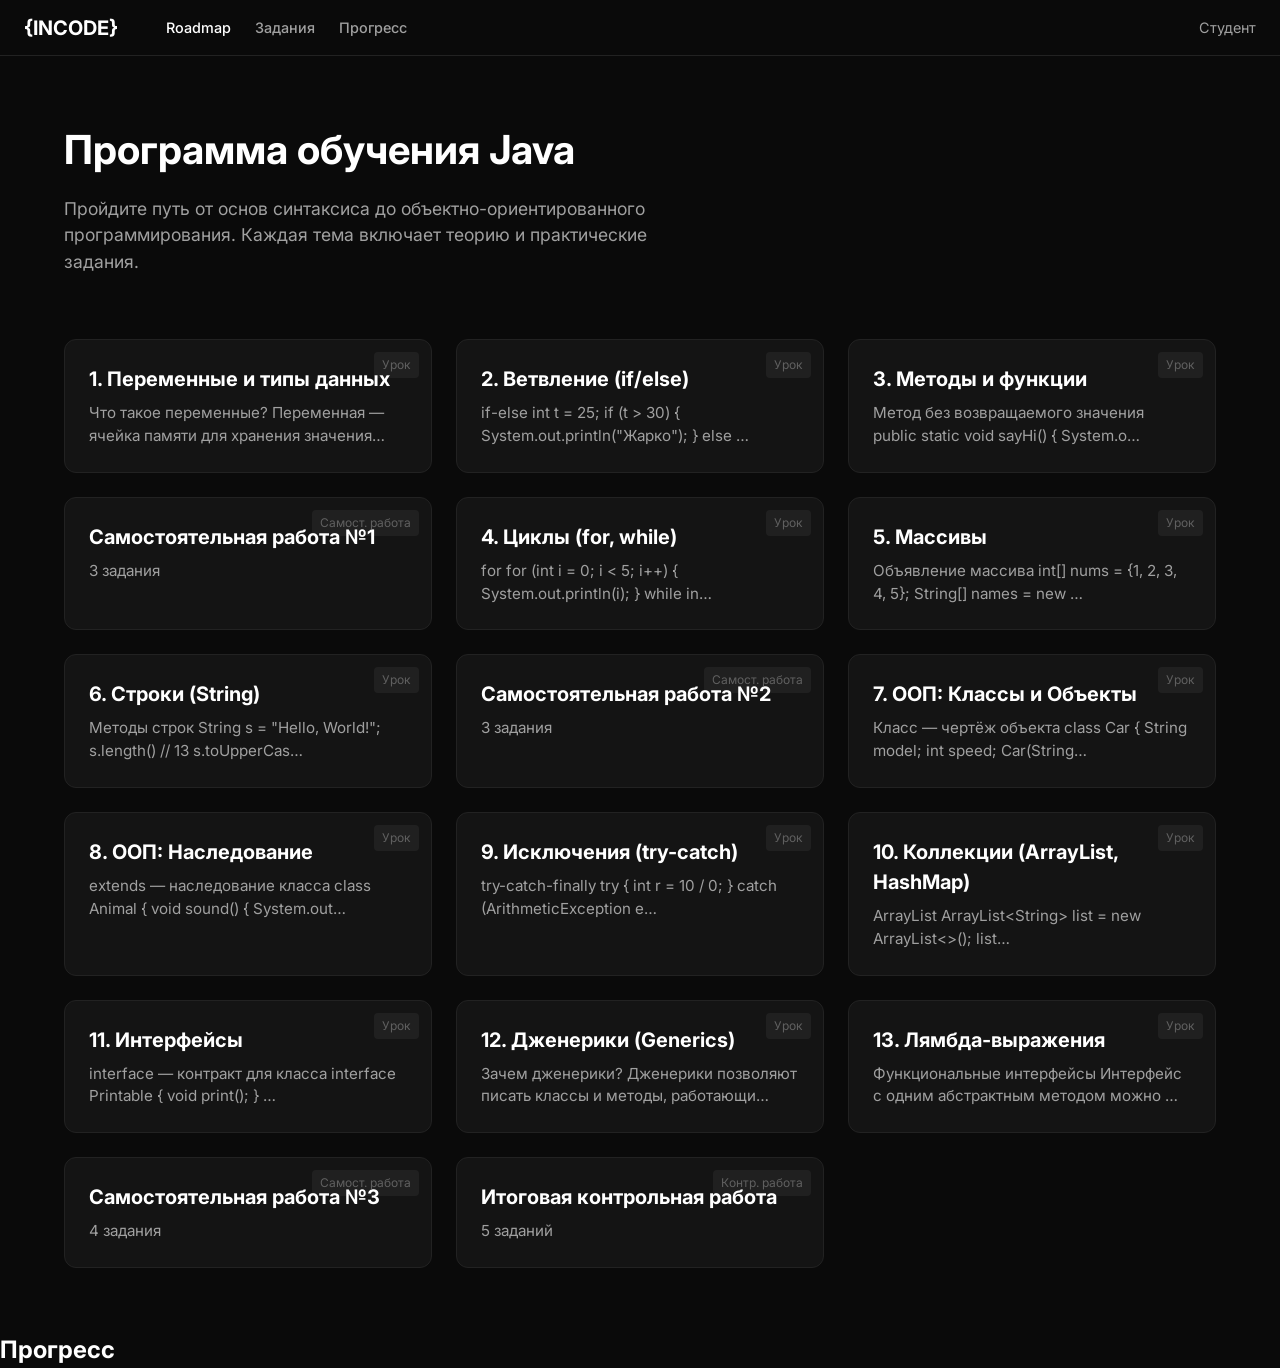
<file: index.html>
<!DOCTYPE html>
<html lang="ru">
<head>
    <meta charset="UTF-8">
    <meta name="viewport" content="width=device-width, initial-scale=1.0">
    <title>{INCODE} | Курс Java</title>
    <link rel="stylesheet" href="css/style.css">
</head>
<body>
    <header>
        <div class="logo">{INCODE}</div>
        <nav class="main-nav">
            <a href="index.html" class="active">Roadmap</a>
            <a href="#">Задания</a>
            <a href="#">Прогресс</a>
        </nav>
        <div class="spacer"></div>
        <div class="user-profile" style="color: var(--text-secondary); font-size: 0.9rem;">Студент</div>
    </header>

    <main>
        <section class="roadmap-hero">
            <h1>Программа обучения Java</h1>
            <p>Пройдите путь от основ синтаксиса до объектно-ориентированного программирования. Каждая тема включает теорию и практические задания.</p>
        </section>

        <div class="main-grid">
        <aside class="topics-pane">
            <div id="topics-grid" class="topics-grid">
                <!-- Сюда будут подгружаться карточки тем через roadmap.js -->
                <div class="loading-state">Загрузка программы...</div>
            </div>
        </aside>
        <section class="progress-pane">
            <h2 id="progress-title">Прогресс</h2>
            <div id="progress-content"></div>
        </section>
    </div>
    </main>

    <script src="js/roadmap.js"></script>
    <script>
        // Инициализация загрузки списка тем на главной странице
        document.addEventListener('DOMContentLoaded', () => {
             // Мы передаем true, если находимся на главной (рендерим сетку)
            loadRoadmap(true);
        });
    </script>
</body>
</html>
</file>
<file: css/style.css>
@import url('https://fonts.googleapis.com/css2?family=Inter:wght@400;500;600;700&family=JetBrains+Mono:wght@400;500&display=swap');

:root {
    --bg-main: #0a0a0a;
    --bg-card: #141414;
    --bg-sidebar: #0f0f0f;
    --border: #222222;
    --text-primary: #ffffff;
    --text-secondary: #a0a0a0;
    --text-dim: #606060;
    --accent: #ff8c00; /* Тот самый оранжевый */
    --accent-hover: #ffa500;
    --error: #ff4d4d;
    --success: #00e676;
    
    --font-sans: 'Inter', -apple-system, blinkmacsystemfont, sans-serif;
    --font-mono: 'JetBrains Mono', monospace;
}

* {
    box-sizing: border-box;
    margin: 0;
    padding: 0;
}

body {
    background-color: var(--bg-main);
    color: var(--text-primary);
    font-family: var(--font-sans);
    line-height: 1.5;
    -webkit-font-smoothing: antialiased;
    overflow-x: hidden;
}

::-webkit-scrollbar {
    width: 6px;
}
::-webkit-scrollbar-track {
    background: var(--bg-main);
}
::-webkit-scrollbar-thumb {
    background: var(--border);
    border-radius: 10px;
}
::-webkit-scrollbar-thumb:hover {
    background: var(--text-dim);
}

a {
    transition: color 0.2s;
    text-decoration: none;
}

/* Header */
header {
    height: 56px;
    background: var(--bg-main);
    border-bottom: 1px solid var(--border);
    display: flex;
    align-items: center;
    padding: 0 24px;
    position: sticky;
    top: 0;
    z-index: 100;
}

.logo {
    font-size: 1.25rem;
    font-weight: 700;
    color: var(--text-primary);
    margin-right: 48px;
}

nav.main-nav {
    display: flex;
    gap: 24px;
}

nav.main-nav a {
    color: var(--text-secondary);
    font-size: 0.9rem;
    font-weight: 500;
}

nav.main-nav a:hover, nav.main-nav a.active {
    color: var(--text-primary);
}

/* Roadmap Grid (index.html) */
.roadmap-hero {
    padding: 64px 24px;
    max-width: 1200px;
    margin: 0 auto;
}

.roadmap-hero h1 {
    font-size: 2.5rem;
    margin-bottom: 16px;
}

.roadmap-hero p {
    color: var(--text-secondary);
    font-size: 1.1rem;
    max-width: 600px;
}

.topics-grid {
    display: grid;
    grid-template-columns: repeat(auto-fill, minmax(300px, 1fr));
    gap: 24px;
    padding: 0 24px 64px;
    max-width: 1200px;
    margin: 0 auto;
}

.topic-card {
    background: var(--bg-card);
    border: 1px solid var(--border);
    border-radius: 12px;
    padding: 24px;
    cursor: pointer;
    transition: transform 0.2s, border-color 0.2s;
    position: relative;
    overflow: hidden;
}

.topic-card:hover {
    transform: translateY(-4px);
    border-color: var(--accent);
}

.topic-card .status-badge {
    position: absolute;
    top: 12px;
    right: 12px;
    font-size: 0.75rem;
    padding: 4px 8px;
    border-radius: 4px;
    background: rgba(255, 255, 255, 0.05);
    color: var(--text-dim);
}

.topic-card.completed .status-badge {
    background: rgba(0, 230, 118, 0.1);
    color: var(--success);
}

.topic-card h3 {
    font-size: 1.25rem;
    margin-bottom: 8px;
}

.topic-card p {
    color: var(--text-secondary);
    font-size: 0.95rem;
}

/* Workspace (task.html) */
.workspace-wrapper {
    display: flex;
    height: calc(100vh - 56px);
    overflow: hidden;
}

.split-col {
    display: flex;
    flex-direction: column;
    height: 100%;
}

/* Base Panel Styles */
.panel-window {
    background: var(--bg-card);
    display: flex;
    flex-direction: column;
    overflow: hidden;
    position: relative;
    border-radius: 4px;
    margin: 4px; /* small gap for visual separation */
    box-shadow: 0 4px 6px rgba(0,0,0,0.3);
}

.panel-header {
    height: 35px;
    display: flex;
    align-items: center;
    padding: 0 12px;
    background: #1a1a1a;
    border-bottom: 1px solid var(--border);
    user-select: none;
}

.panel-title {
    font-size: 0.85rem;
    font-weight: 600;
    color: var(--text-secondary);
    text-transform: uppercase;
    letter-spacing: 0.5px;
}

.panel-close {
    margin-left: auto;
    background: transparent;
    border: none;
    color: var(--text-dim);
    font-size: 1rem;
    cursor: pointer;
    transition: color 0.2s;
    line-height: 1;
}

.panel-close:hover {
    color: var(--error);
}

.panel-content {
    flex: 1;
    overflow-y: auto;
    background: var(--bg-main);
}

/* Theory Code Formatting */
#theory-content pre {
    background: #111111;
    padding: 12px 16px;
    border-radius: 8px;
    border-left: 3px solid #2ecc71;
    margin: 16px 0;
    overflow-x: auto;
}

#theory-content pre code {
    font-family: var(--font-mono);
    color: #e6e6e6; /* Lighter white for code */
    font-size: 0.95em;
}

#theory-content code {
    background: rgba(46, 204, 113, 0.15);
    color: #2ecc71;
    padding: 2px 6px;
    border-radius: 4px;
    font-family: var(--font-mono);
    font-size: 0.9em;
}

#theory-content pre code {
    background: transparent;
    color: #e6e6e6;
    padding: 0;
}

#theory-content h3 {
    margin-top: 24px;
    margin-bottom: 12px;
    color: var(--text-primary);
    font-size: 1.2rem;
}

/* File Tabs (Editor) */
.file-tabs-header {
    display: flex;
    align-items: flex-end;
    overflow-x: auto;
}

.file-tabs {
    display: flex;
    height: 100%;
}

.file-tab {
    padding: 0 16px;
    height: 100%;
    display: flex;
    align-items: center;
    background: #151515;
    color: var(--text-secondary);
    border-right: 1px solid var(--border);
    border-top: 2px solid transparent;
    font-size: 0.85rem;
    font-family: var(--font-mono);
    cursor: pointer;
    transition: all 0.2s;
}

.file-tab:hover {
    background: #1e1e1e;
    color: var(--text-primary);
}

.file-tab.active {
    background: #1e1e1e;
    color: #ff9ada; /* Pinkish color for active file */
    border-top-color: #ff9ada;
    font-weight: 500;
}

.file-tab-close {
    margin-left: 8px;
    font-size: 0.8rem;
    color: var(--text-dim);
    border: none;
    background: none;
    cursor: pointer;
}
.file-tab-close:hover { color: var(--error); }

.add-file-btn {
    height: 100%;
    padding: 0 16px;
    background: transparent;
    border: none;
    color: var(--text-secondary);
    font-size: 1.2rem;
    cursor: pointer;
    transition: color 0.2s;
}
.add-file-btn:hover { color: #ff9ada; }

/* Buttons */
.btn-primary {
    background: var(--accent);
    color: #000;
    font-weight: 600;
    padding: 10px 20px;
    border: none;
    border-radius: 6px;
    cursor: pointer;
    font-family: var(--font-sans);
    transition: background 0.2s;
}

.btn-primary:hover {
    background: var(--accent-hover);
}

.btn-secondary {
    background: rgba(255, 255, 255, 0.05);
    color: var(--text-primary);
    padding: 8px 16px;
    border: 1px solid var(--border);
    border-radius: 6px;
    cursor: pointer;
}

/* Monaco & Terminal specific */
.monaco-container {
    width: 100%;
    height: 100%;
    background: #1e1e1e;
}

/* Редактор занимает всю высоту правой колонки */
#right-column {
    flex: 1;
    min-width: 0;
}

#editor-panel {
    flex: 1;
    height: 100%;
    min-height: 0;
}

.terminal-box {
    background: var(--bg-main);
}

.terminal-header {
    height: 35px;
    display: flex;
    align-items: center;
    padding: 0 12px;
    background: #1a1a1a;
    border-bottom: 1px solid var(--border);
    color: var(--text-dim);
    text-transform: uppercase;
    font-weight: 600;
    font-size: 0.75rem;
}

/* Split.js Gutter */
.gutter {
    background-color: var(--border);
    background-repeat: no-repeat;
    background-position: 50%;
    cursor: col-resize;
    transition: background-color 0.2s;
}

.gutter:hover {
    background-color: var(--accent);
}

.gutter.gutter-vertical {
    cursor: row-resize;
}

/* Task Selector */
.task-selector {
    display: flex;
    gap: 8px;
    align-items: center;
}

.task-dot {
    width: 28px;
    height: 28px;
    border-radius: 50%;
    background: var(--bg-card);
    border: 1px solid var(--border);
    color: var(--text-dim);
    font-size: 0.8rem;
    font-weight: 600;
    cursor: pointer;
    display: flex;
    align-items: center;
    justify-content: center;
    transition: all 0.2s;
}

.task-dot:hover {
    border-color: var(--text-secondary);
}

.task-dot.active {
    background: var(--accent);
    border-color: var(--accent);
    color: #000;
    transform: scale(1.1);
    box-shadow: 0 0 15px rgba(255, 140, 0, 0.3);
}

.task-dot.completed {
    border-color: var(--success);
    color: var(--success);
    position: relative;
}

.task-dot.completed::after {
    content: '✓';
    font-size: 0.6rem;
    position: absolute;
    top: -4px;
    right: -4px;
    background: var(--success);
    color: #000;
    width: 12px;
    height: 12px;
    border-radius: 50%;
    display: flex;
    align-items: center;
    justify-content: center;
}

/* Reference Panel */
.reference-panel {
    position: fixed;
    top: 56px;
    right: -400px;
    width: 400px;
    height: calc(100vh - 56px);
    background: var(--bg-card);
    border-left: 1px solid var(--border);
    z-index: 1000;
    transition: right 0.3s ease;
    display: flex;
    flex-direction: column;
    box-shadow: -10px 0 30px rgba(0,0,0,0.5);
}

.reference-panel.open {
    right: 0;
}

.ref-header {
    background: var(--bg-main);
    padding: 16px 24px;
    border-bottom: 1px solid var(--border);
    display: flex;
    justify-content: space-between;
    align-items: center;
}

.ref-header button {
    background: transparent;
    border: none;
    color: var(--text-dim);
    font-size: 1.2rem;
    cursor: pointer;
}

.ref-content {
    flex: 1;
    overflow-y: auto;
    padding: 24px;
    font-size: 0.95rem;
    color: var(--text-secondary);
}

.ref-content code {
    background: #000;
    color: var(--accent);
    padding: 2px 6px;
    border-radius: 4px;
    font-family: var(--font-mono);
}

.ref-content h4 {
    color: var(--text-primary);
    margin: 24px 0 12px;
    font-size: 1rem;
    border-bottom: 1px solid var(--border);
    padding-bottom: 8px;
}

.ref-section {
    margin-bottom: 24px;
    background: rgba(255,255,255,0.02);
    padding: 12px;
    border-radius: 8px;
    border: 1px solid transparent;
    transition: border-color 0.2s;
}

.ref-section:hover {
    border-color: rgba(255, 140, 0, 0.2);
}

/* Header link for Reference */
.btn-ref {
    color: var(--accent) !important;
    font-weight: 600 !important;
    margin-left: 20px;
}

/* Modal Styles */
.modal-overlay {
    position: fixed;
    top: 0;
    left: 0;
    width: 100%;
    height: 100%;
    background: rgba(0, 0, 0, 0.8);
    display: none;
    align-items: center;
    justify-content: center;
    z-index: 2000;
    backdrop-filter: blur(4px);
}

.modal-overlay.open {
    display: flex;
}

.modal-box {
    background: var(--bg-card);
    border: 1px solid var(--border);
    border-radius: 12px;
    width: 90%;
    max-width: 450px;
    padding: 24px;
    box-shadow: 0 20px 40px rgba(0,0,0,0.4);
}

.modal-header {
    display: flex;
    justify-content: space-between;
    align-items: center;
    margin-bottom: 20px;
}

.modal-header h3 {
    font-size: 1.1rem;
    color: var(--accent);
}

.modal-header button {
    background: transparent;
    border: none;
    color: var(--text-dim);
    font-size: 1.2rem;
    cursor: pointer;
}

.modal-input {
    width: 100%;
    background: #000;
    border: 1px solid var(--border);
    color: var(--text-primary);
    padding: 12px;
    border-radius: 6px;
    font-family: var(--font-mono);
    font-size: 0.9rem;
    margin-top: 8px;
}

.modal-input:focus {
    outline: none;
    border-color: var(--accent);
}

.modal-footer {
    display: flex;
    justify-content: flex-end;
    gap: 12px;
    margin-top: 24px;
}

/* Status Badges */
.status-badge-mini {
    font-size: 0.6rem;
    padding: 2px 6px;
    border-radius: 4px;
    background: var(--border);
    color: var(--text-secondary);
    text-transform: uppercase;
}

.status-badge-mini.ai {
    background: rgba(255, 140, 0, 0.15);
    color: var(--accent);
    border: 1px solid rgba(255, 140, 0, 0.3);
}

.status-badge-mini.offline {
    background: rgba(160, 160, 160, 0.1);
    color: var(--text-dim);
    border: 1px solid var(--border);
}

/* Special Buttons */
.btn-settings {
    background: transparent;
    border: 1px solid var(--border);
    color: var(--text-secondary);
    width: 32px;
    height: 32px;
    border-radius: 6px;
    margin-left: 12px;
    cursor: pointer;
    display: flex;
    align-items: center;
    justify-content: center;
    transition: all 0.2s;
}

.btn-settings:hover {
    background: rgba(255, 255, 255, 0.05);
    color: var(--text-primary);
    border-color: var(--text-dim);
}

/* UI Helpers */
.spacer { flex: 1; }
.mt-4 { margin-top: 16px; }
.mb-2 { margin-bottom: 8px; }
.text-dim { color: var(--text-dim); }
</file>
